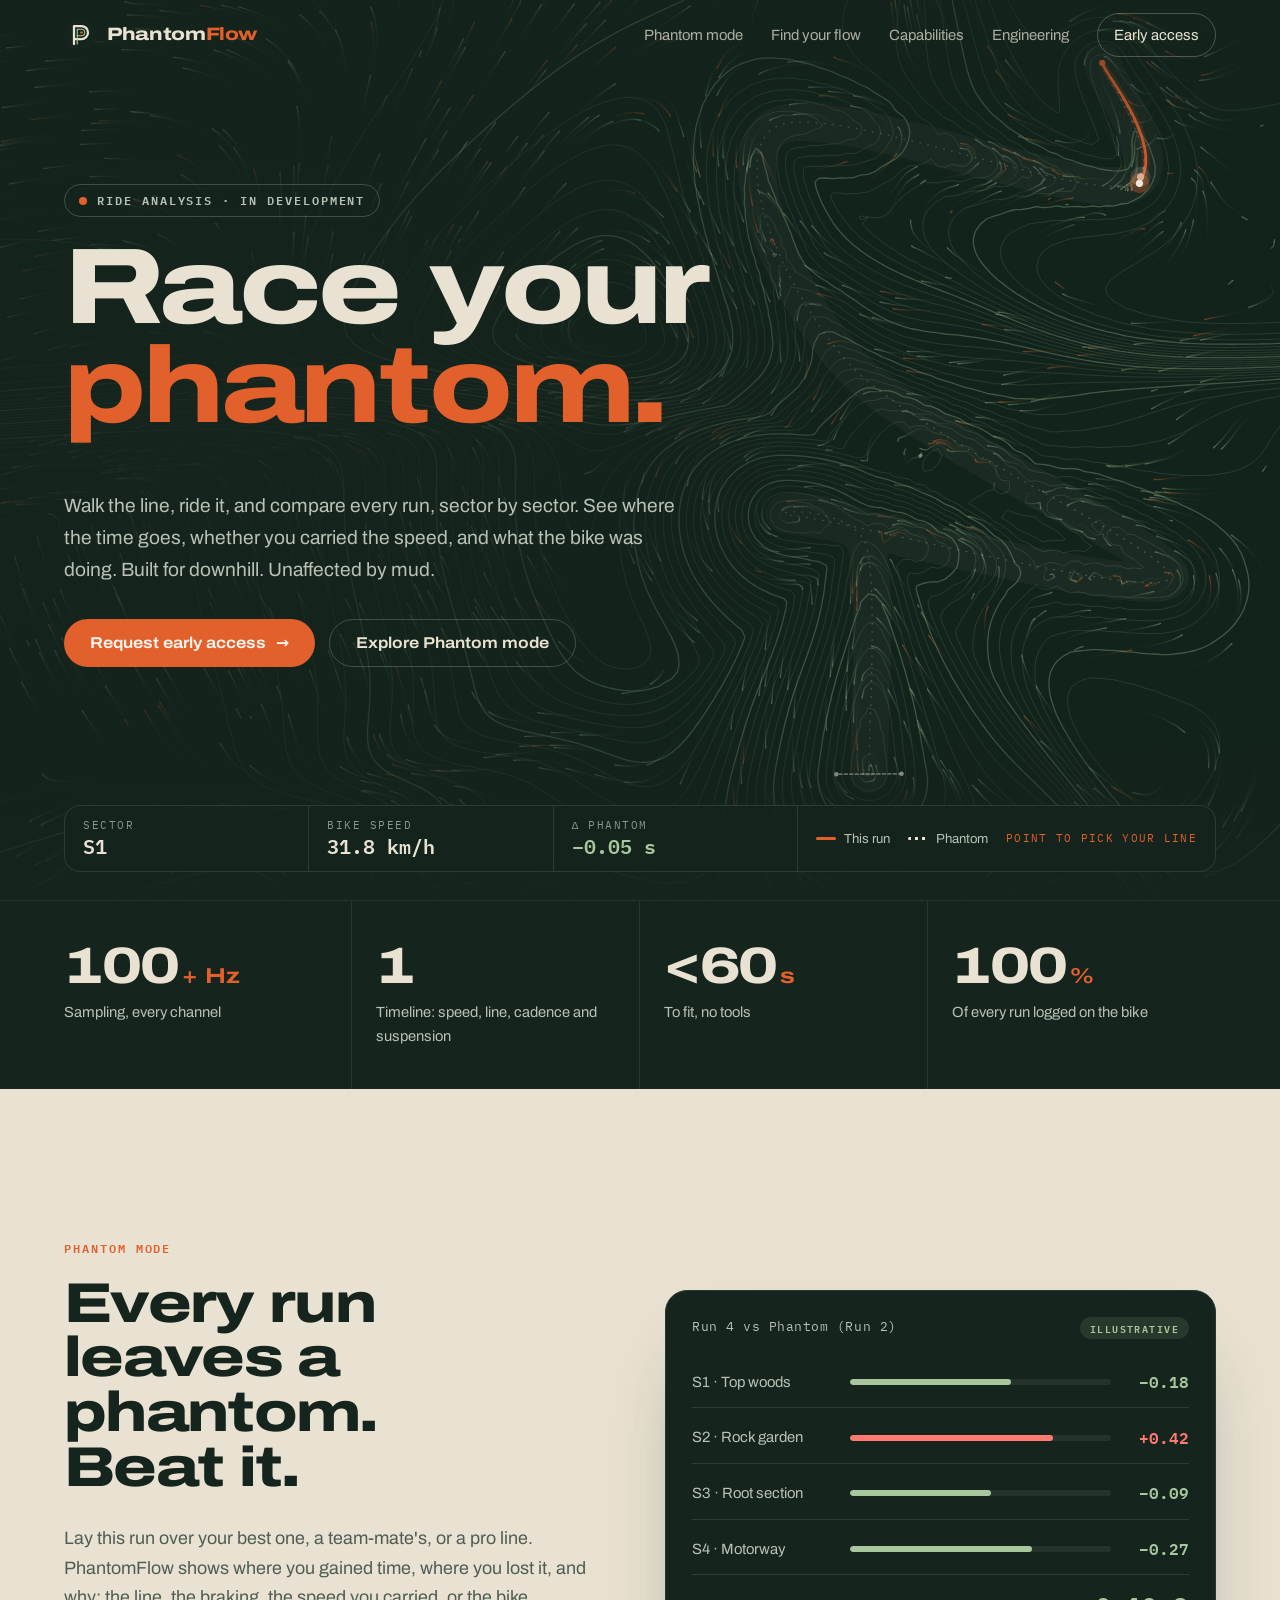
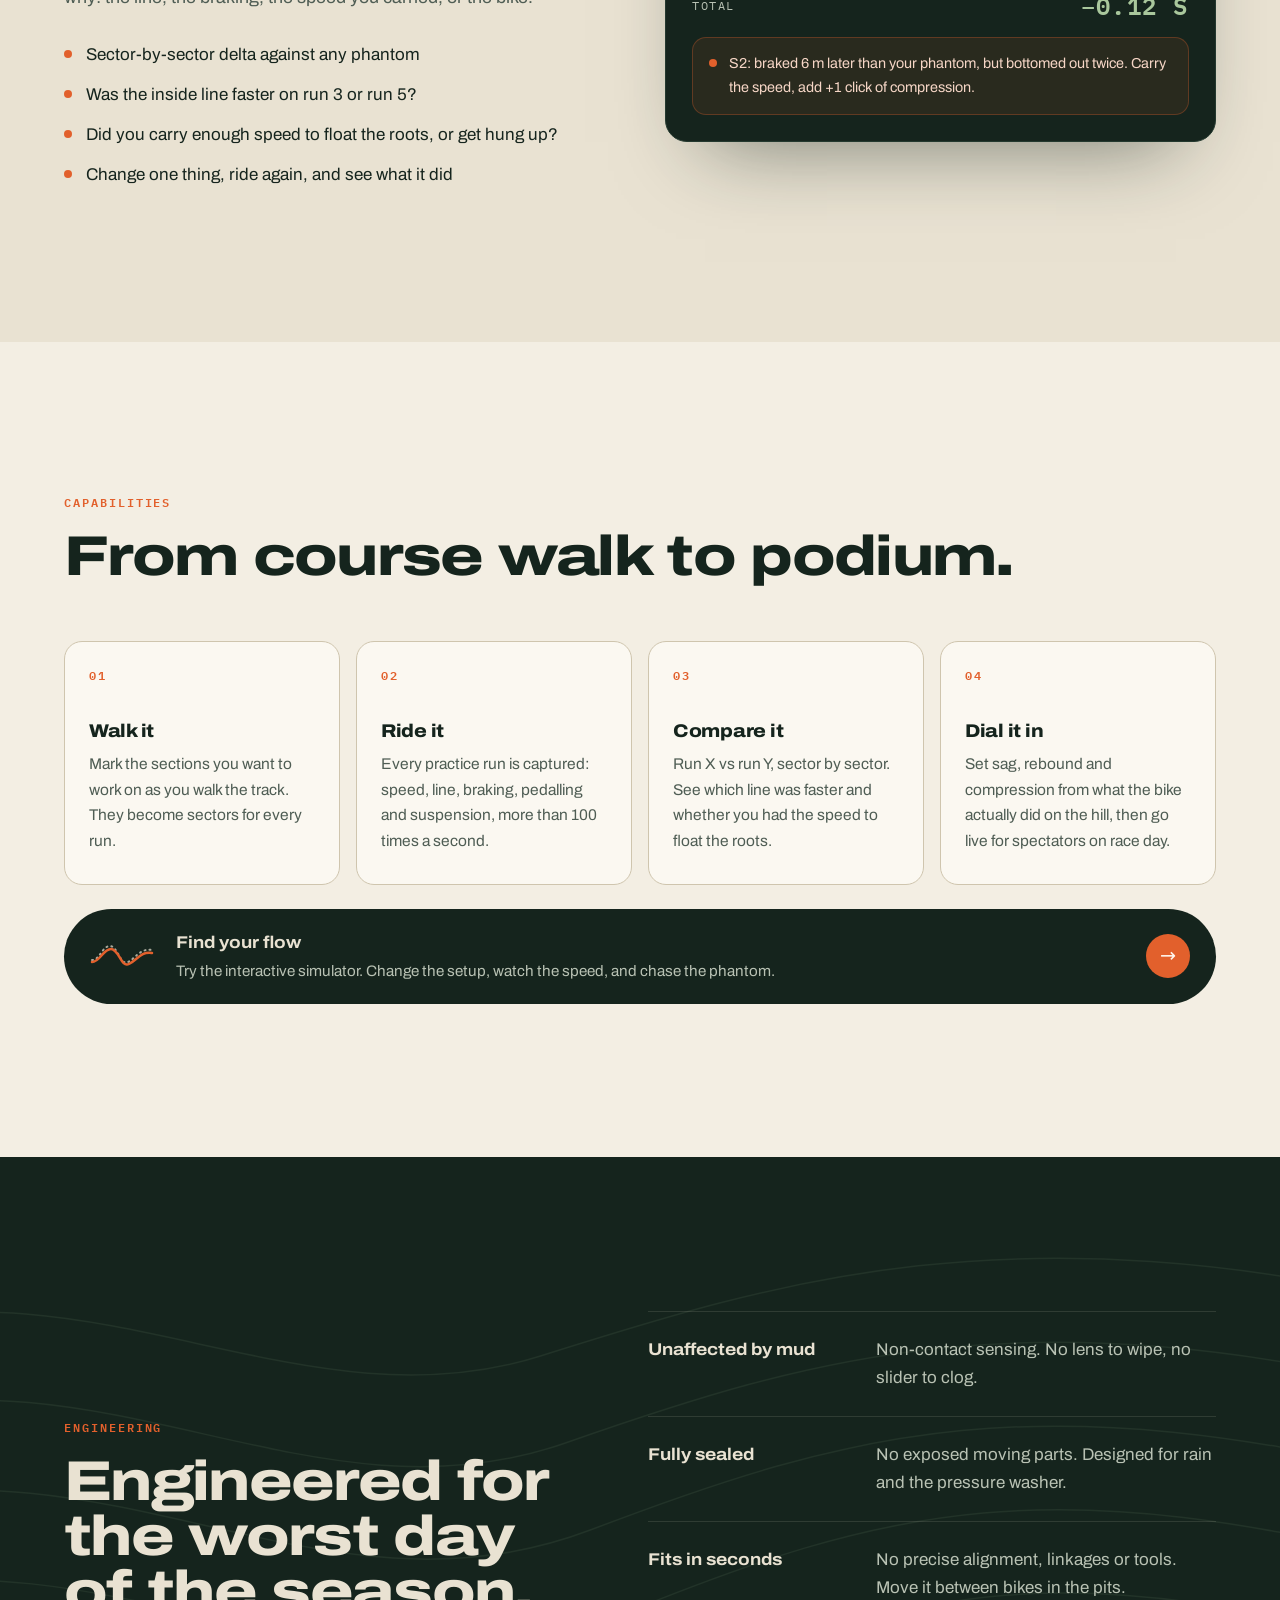
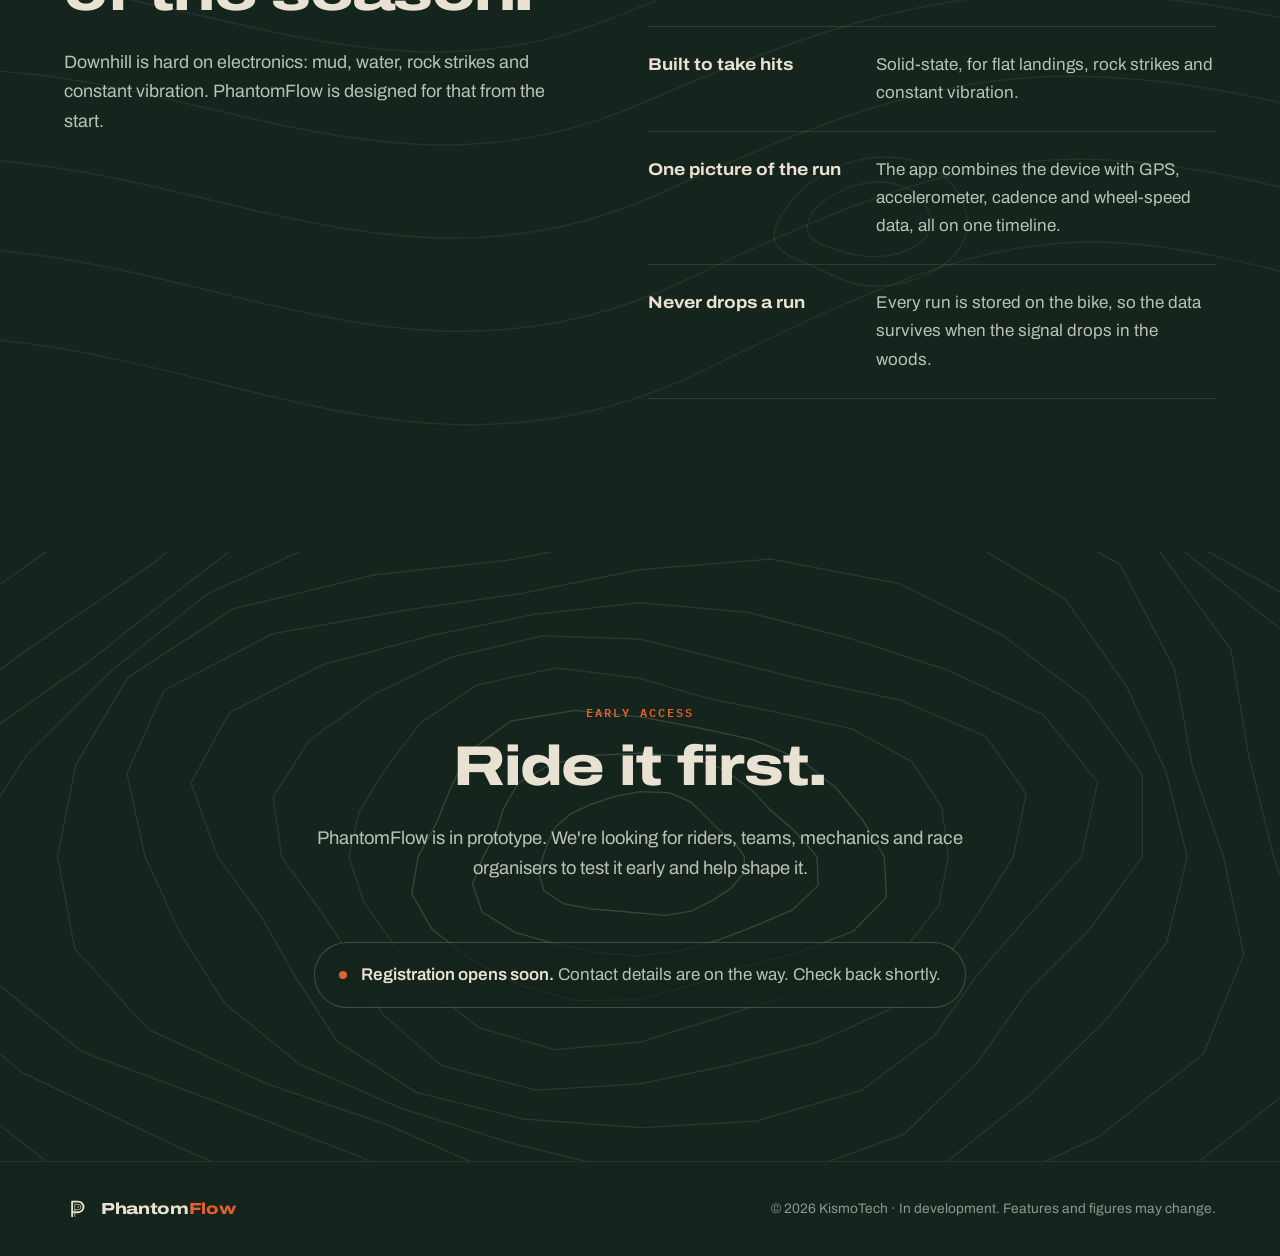
<file: site/index.html>
<!doctype html>
<html lang="en-GB">
<head>
  <meta charset="utf-8">
  <meta name="viewport" content="width=device-width, initial-scale=1">
  <title>PhantomFlow · Race your phantom</title>
  <meta name="description" data-claim="C-001 C-003 C-008" content="PhantomFlow is next-generation ride analysis for downhill mountain biking. Compare every run sector by sector: speed, line, braking and suspension. Built for the mud. In development by KismoTech.">
  <meta name="theme-color" content="#15241D">
  <meta property="og:title" content="PhantomFlow · Race your phantom">
  <meta property="og:description" content="Next-generation ride analysis for downhill mountain biking. Race your phantom.">
  <meta property="og:type" content="website">
  <link rel="icon" href="favicon.svg" type="image/svg+xml">
  <link rel="preload" href="fonts/archivo-var-latin.woff2" as="font" type="font/woff2" crossorigin>
  <link rel="preload" href="fonts/ibm-plex-mono-400-latin.woff2" as="font" type="font/woff2" crossorigin>
  <link rel="stylesheet" href="styles.css">
  <script type="module" src="js/page.js"></script>
  <script type="module" src="js/hero/scene.js"></script>
</head>
<body>
  <a class="skip" href="#main">Skip to content</a>

  <header class="site-header" data-header>
    <div class="wrap header-row">
      <a class="brand" href="./" aria-label="PhantomFlow home">
        <svg class="brand-mark" viewBox="0 0 64 64" aria-hidden="true"><use href="#mark"/></svg>
        <span>Phantom<b>Flow</b></span>
      </a>
      <nav aria-label="Primary">
        <a href="#phantom">Phantom mode</a>
        <a href="flow.html">Find your flow</a>
        <a href="#capabilities">Capabilities</a>
        <a href="#built">Engineering</a>
        <a href="#access" class="nav-cta">Early access</a>
      </nav>
    </div>
  </header>

  <main id="main">
    <!-- HERO -->
    <section class="hero dark" data-hero aria-labelledby="hero-title">
      <canvas class="hero-layer" data-flow aria-hidden="true"></canvas>
      <canvas class="hero-layer" data-terrain aria-hidden="true"></canvas>
      <canvas class="hero-layer" data-run aria-hidden="true"></canvas>
      <div class="hero-vignette" aria-hidden="true"></div>

      <div class="wrap hero-inner">
        <p class="kicker reveal" data-claim="C-001"><span class="pulse" aria-hidden="true"></span> Ride analysis · In development</p>
        <h1 id="hero-title" class="reveal" data-claim="C-002">Race your<br><span class="gradient">phantom.</span></h1>
        <p class="lede reveal" data-claim="C-003 C-008">Walk the line, ride it, and compare every run, sector by sector. See where
          the time goes, whether you carried the speed, and what the bike was doing. Built for downhill.
          Unaffected by mud.</p>
        <p class="hero-actions reveal">
          <a class="btn btn-primary" href="#access">Request early access <span aria-hidden="true">→</span></a>
          <a class="btn btn-quiet" href="#phantom">Explore Phantom mode</a>
        </p>
      </div>

      <div class="hud" aria-hidden="true">
        <div class="hud-cell"><span class="hud-label">Sector</span><span class="hud-val" data-hud="sector">—</span></div>
        <div class="hud-cell"><span class="hud-label">Bike speed</span><span class="hud-val" data-hud="speed">—</span></div>
        <div class="hud-cell"><span class="hud-label">Δ Phantom</span><span class="hud-val delta" data-hud="delta">—</span></div>
        <div class="hud-cell hud-legend">
          <span><i class="sw sw-live"></i>This run</span>
          <span><i class="sw sw-phantom"></i>Phantom</span>
          <span class="hud-hint">Point to pick your line</span>
        </div>
      </div>
    </section>

    <!-- SPEC STRIP -->
    <section class="specs" aria-label="Key figures">
      <div class="wrap spec-grid">
        <div class="spec reveal" data-claim="C-004"><span class="spec-num">100<small>+ Hz</small></span><span class="spec-label">Sampling, every channel</span></div>
        <div class="spec reveal" data-claim="C-005"><span class="spec-num">1</span><span class="spec-label">Timeline: speed, line, cadence and suspension</span></div>
        <div class="spec reveal" data-claim="C-006"><span class="spec-num">&lt;60<small>s</small></span><span class="spec-label">To fit, no tools</span></div>
        <div class="spec reveal" data-claim="C-007"><span class="spec-num">100<small>%</small></span><span class="spec-label">Of every run logged on the bike</span></div>
      </div>
    </section>

    <!-- PHANTOM MODE -->
    <section id="phantom" class="section" aria-labelledby="phantom-title">
      <div class="wrap split">
        <div class="split-copy" data-claim="C-002 C-003 C-015">
          <p class="eyebrow reveal">Phantom mode</p>
          <h2 id="phantom-title" class="reveal">Every run leaves a phantom.<br>Beat it.</h2>
          <p class="reveal">Lay this run over your best one, a team-mate's, or a pro line.
            PhantomFlow shows where you gained time, where you lost it, and why: the line, the
            braking, the speed you carried, or the bike.</p>
          <ul class="bullets reveal">
            <li>Sector-by-sector delta against any phantom</li>
            <li>Was the inside line faster on run 3 or run 5?</li>
            <li>Did you carry enough speed to float the roots, or get hung up?</li>
            <li>Change one thing, ride again, and see what it did</li>
          </ul>
        </div>

        <figure class="panel sectors reveal" aria-label="Illustrative sector comparison">
          <figcaption class="panel-head">
            <span>Run 4 vs Phantom (Run 2)</span><span class="tag">Illustrative</span>
          </figcaption>
          <ol class="sector-list">
            <li><span>S1 · Top woods</span><span class="bar"><i style="--w:62%"></i></span><b class="gain">−0.18</b></li>
            <li><span>S2 · Rock garden</span><span class="bar"><i style="--w:78%" class="loss"></i></span><b class="loss">+0.42</b></li>
            <li><span>S3 · Root section</span><span class="bar"><i style="--w:54%"></i></span><b class="gain">−0.09</b></li>
            <li><span>S4 · Motorway</span><span class="bar"><i style="--w:70%"></i></span><b class="gain">−0.27</b></li>
          </ol>
          <div class="panel-foot">
            <span>Total</span><b class="gain">−0.12 s</b>
          </div>
          <p class="insight"><span class="insight-dot" aria-hidden="true"></span>S2: braked 6 m later than your phantom, but bottomed out twice. Carry the speed, add +1 click of compression.</p>
        </figure>
      </div>
    </section>

    <!-- CAPABILITIES -->
    <section id="capabilities" class="section section-tint" aria-labelledby="cap-title">
      <div class="wrap">
        <p class="eyebrow reveal">Capabilities</p>
        <h2 id="cap-title" class="reveal">From course walk to podium.</h2>
        <div class="cards">
          <article class="card reveal" data-claim="C-013">
            <span class="card-idx">01</span>
            <h3>Walk it</h3>
            <p>Mark the sections you want to work on as you walk the track. They become sectors for every run.</p>
          </article>
          <article class="card reveal" data-claim="C-014">
            <span class="card-idx">02</span>
            <h3>Ride it</h3>
            <p>Every practice run is captured: speed, line, braking, pedalling and suspension, more than 100 times a second.</p>
          </article>
          <article class="card reveal" data-claim="C-003 C-015">
            <span class="card-idx">03</span>
            <h3>Compare it</h3>
            <p>Run X vs run Y, sector by sector. See which line was faster and whether you had the speed to float the roots.</p>
          </article>
          <article class="card reveal" data-claim="C-016">
            <span class="card-idx">04</span>
            <h3>Dial it in</h3>
            <p>Set sag, rebound and compression from what the bike actually did on the hill, then go live for spectators on race day.</p>
          </article>
        </div>

        <a class="flow-teaser reveal" href="flow.html">
          <span class="flow-teaser-mark" aria-hidden="true">
            <svg viewBox="0 0 64 32"><path d="M2 20 C 10 20, 12 6, 20 6 S 30 26, 38 22 S 50 8, 62 10" fill="none" stroke="#E9E2D2" stroke-opacity=".7" stroke-width="2" stroke-dasharray="1 4" stroke-linecap="round"/><path d="M2 22 C 10 22, 13 9, 21 9 S 31 28, 39 24 S 51 11, 62 13" fill="none" stroke="#E2602C" stroke-width="2.5" stroke-linecap="round"/></svg>
          </span>
          <span class="flow-teaser-copy">
            <strong>Find your flow</strong>
            <span>Try the interactive simulator. Change the setup, watch the speed, and chase the phantom.</span>
          </span>
          <span class="flow-teaser-go" aria-hidden="true">→</span>
        </a>
      </div>
    </section>

    <!-- ENGINEERING -->
    <section id="built" class="section dark" aria-labelledby="built-title">
      <svg class="contours" viewBox="0 0 1200 800" preserveAspectRatio="xMidYMid slice" aria-hidden="true">
        <path d="M-40 140 C 160 80, 330 220, 520 160 S 900 40, 1240 120"/>
        <path d="M-40 210 C 170 150, 340 300, 540 230 S 910 110, 1240 190"/>
        <path d="M-40 280 C 180 225, 350 380, 560 300 S 920 180, 1240 260"/>
        <path d="M-40 350 C 190 300, 360 460, 580 370 S 930 250, 1240 330"/>
        <path d="M-40 420 C 200 375, 370 540, 600 440 S 940 320, 1240 400"/>
        <path d="M-40 490 C 210 450, 380 620, 620 510 S 950 390, 1240 470"/>
        <path d="M-40 560 C 220 525, 390 700, 640 580 S 960 460, 1240 540"/>
        <path d="M-40 630 C 230 600, 400 780, 660 650 S 970 530, 1240 610"/>
        <path d="M720 520 C 760 470, 840 470, 860 520 S 800 600, 760 580 S 690 560, 720 520"/>
        <path d="M740 525 C 770 495, 820 495, 832 526 S 795 568, 768 560 S 725 548, 740 525"/>
      </svg>
      <div class="wrap two-col">
        <div>
          <p class="eyebrow reveal">Engineering</p>
          <h2 id="built-title" class="reveal">Engineered for the worst day of the season.</h2>
          <p class="muted reveal">Downhill is hard on electronics: mud, water, rock strikes and constant vibration.
            PhantomFlow is designed for that from the start.</p>
        </div>
        <ul class="ticks">
          <li class="reveal" data-claim="C-008"><strong>Unaffected by mud</strong><span>Non-contact sensing. No lens to wipe, no slider to clog.</span></li>
          <li class="reveal" data-claim="C-009"><strong>Fully sealed</strong><span>No exposed moving parts. Designed for rain and the pressure washer.</span></li>
          <li class="reveal" data-claim="C-010"><strong>Fits in seconds</strong><span>No precise alignment, linkages or tools. Move it between bikes in the pits.</span></li>
          <li class="reveal" data-claim="C-011"><strong>Built to take hits</strong><span>Solid-state, for flat landings, rock strikes and constant vibration.</span></li>
          <li class="reveal" data-claim="C-005 C-012"><strong>One picture of the run</strong><span>The app combines the device with GPS, accelerometer, cadence and wheel-speed data, all on one timeline.</span></li>
          <li class="reveal" data-claim="C-007"><strong>Never drops a run</strong><span>Every run is stored on the bike, so the data survives when the signal drops in the woods.</span></li>
        </ul>
      </div>
    </section>

    <!-- ACCESS -->
    <section id="access" class="section access dark" aria-labelledby="access-title">
      <svg class="contours summit" viewBox="0 0 1200 800" preserveAspectRatio="xMidYMid slice" aria-hidden="true">
        <path d="M698 400 L697 416 L685 430 L668 441 L648 451 L624 455 L600 453 L578 451 L554 449 L528 444 L510 432 L505 415 L509 400 L514 386 L521 372 L535 360 L554 351 L575 344 L600 339 L627 340 L648 349 L662 363 L673 374 L688 386 L698 400Z"/>
        <path d="M766 400 L767 427 L743 450 L708 465 L674 478 L639 488 L600 493 L560 490 L522 482 L483 471 L452 452 L443 426 L453 400 L465 378 L472 355 L486 331 L517 313 L558 305 L600 303 L642 306 L678 318 L704 337 L723 357 L745 376 L766 400Z"/>
        <path d="M829 400 L831 438 L800 470 L748 490 L698 503 L653 519 L600 534 L540 535 L486 520 L441 496 L405 468 L386 435 L392 400 L409 369 L422 337 L439 302 L479 273 L539 263 L600 269 L654 279 L705 290 L751 309 L784 336 L809 366 L829 400Z"/>
        <path d="M889 400 L880 446 L848 487 L792 516 L727 534 L667 553 L600 574 L520 581 L448 560 L400 521 L368 481 L341 442 L327 400 L337 357 L362 317 L394 275 L447 239 L522 223 L600 233 L665 252 L729 265 L798 280 L855 311 L883 354 L889 400Z"/>
        <path d="M950 400 L918 452 L884 500 L835 543 L766 574 L686 595 L600 613 L503 619 L414 596 L358 547 L330 495 L299 449 L264 400 L256 344 L290 291 L350 248 L423 213 L509 193 L600 196 L681 216 L757 235 L843 253 L924 287 L962 341 L950 400Z"/>
        <path d="M1014 400 L961 459 L916 511 L876 568 L808 619 L709 648 L600 654 L491 646 L390 621 L316 573 L277 513 L246 458 L204 400 L179 331 L215 265 L303 220 L403 193 L500 173 L600 162 L701 171 L795 195 L888 225 L978 267 L1029 330 L1014 400Z"/>
        <path d="M1071 400 L1021 469 L963 527 L917 592 L848 660 L733 702 L600 698 L481 669 L376 636 L280 594 L210 537 L168 470 L136 400 L119 322 L154 244 L256 191 L380 169 L491 153 L600 131 L723 121 L843 144 L941 193 L1019 253 L1071 323 L1071 400Z"/>
        <path d="M1113 400 L1094 480 L1037 553 L966 623 L879 693 L751 743 L600 741 L469 698 L362 651 L250 613 L139 562 L70 486 L54 400 L71 314 L120 232 L218 168 L350 136 L477 122 L600 98 L743 77 L891 94 L998 158 L1056 240 L1093 320 L1113 400Z"/>
        <path d="M1147 400 L1166 492 L1128 585 L1031 662 L905 721 L761 764 L600 771 L453 734 L334 680 L214 634 L77 583 L-24 502 L-36 400 L24 306 L104 226 L194 154 L314 99 L455 70 L600 53 L759 40 L926 58 L1050 126 L1101 224 L1118 316 L1147 400Z"/>
        <path d="M1194 400 L1231 503 L1214 615 L1101 704 L934 751 L765 774 L600 786 L436 772 L290 726 L158 668 L22 603 L-91 512 L-113 400 L-31 297 L82 218 L177 143 L280 64 L427 7 L600 -8 L774 5 L943 39 L1082 107 L1154 206 L1171 307 L1194 400Z"/>
        <path d="M1277 400 L1294 513 L1273 636 L1157 738 L965 785 L772 790 L600 796 L421 805 L237 782 L81 715 L-37 623 L-125 518 L-154 400 L-88 288 L33 201 L145 124 L250 32 L402 -50 L600 -73 L792 -34 L952 30 L1093 100 L1203 189 L1257 293 L1277 400Z"/>
        <path d="M1395 400 L1369 525 L1305 647 L1183 754 L994 814 L787 823 L600 822 L407 837 L189 832 L0 764 L-105 647 L-146 521 L-161 400 L-133 281 L-42 175 L83 86 L216 -4 L384 -89 L600 -123 L810 -75 L967 14 L1100 96 L1242 175 L1356 277 L1395 400Z"/>
      </svg>
      <div class="wrap access-inner reveal" data-claim="C-018">
        <p class="eyebrow">Early access</p>
        <h2 id="access-title">Ride it first.</h2>
        <p class="muted">PhantomFlow is in prototype. We're looking for riders, teams, mechanics and race
          organisers to test it early and help shape it.</p>
        <div class="contact-slot" role="status">
          <!-- CONTACT: replace this block once the domain and mailbox / form are live. -->
          <span class="pulse" aria-hidden="true"></span>
          <span><strong>Registration opens soon.</strong> Contact details are on the way. Check back shortly.</span>
        </div>
      </div>
    </section>
  </main>

  <footer class="site-footer">
    <div class="wrap footer-row">
      <a class="brand brand-sm" href="./"><svg class="brand-mark" viewBox="0 0 64 64" aria-hidden="true"><use href="#mark"/></svg><span>Phantom<b>Flow</b></span></a>
      <span>© 2026 KismoTech · In development. Features and figures may change.</span>
    </div>
  </footer>


  <svg width="0" height="0" style="position:absolute" aria-hidden="true">
    <symbol id="mark" viewBox="0 0 64 64">
      <circle cx="32" cy="32" r="32" fill="#15241D"/>
      <g fill="none" stroke-linecap="round" stroke-linejoin="round">
        <path d="M20 50V14h15a13 13 0 0 1 0 26H20" stroke="#E9E2D2" stroke-width="4.5"/>
        <path d="M26.5 50V20.5H35a6.5 6.5 0 0 1 0 13h-8.5" stroke="#A9C79C" stroke-width="2.2"/>
      </g>
      <circle cx="35" cy="27" r="2.6" fill="#E2602C"/>
    </symbol>
  </svg>
</body>
</html>
</file>
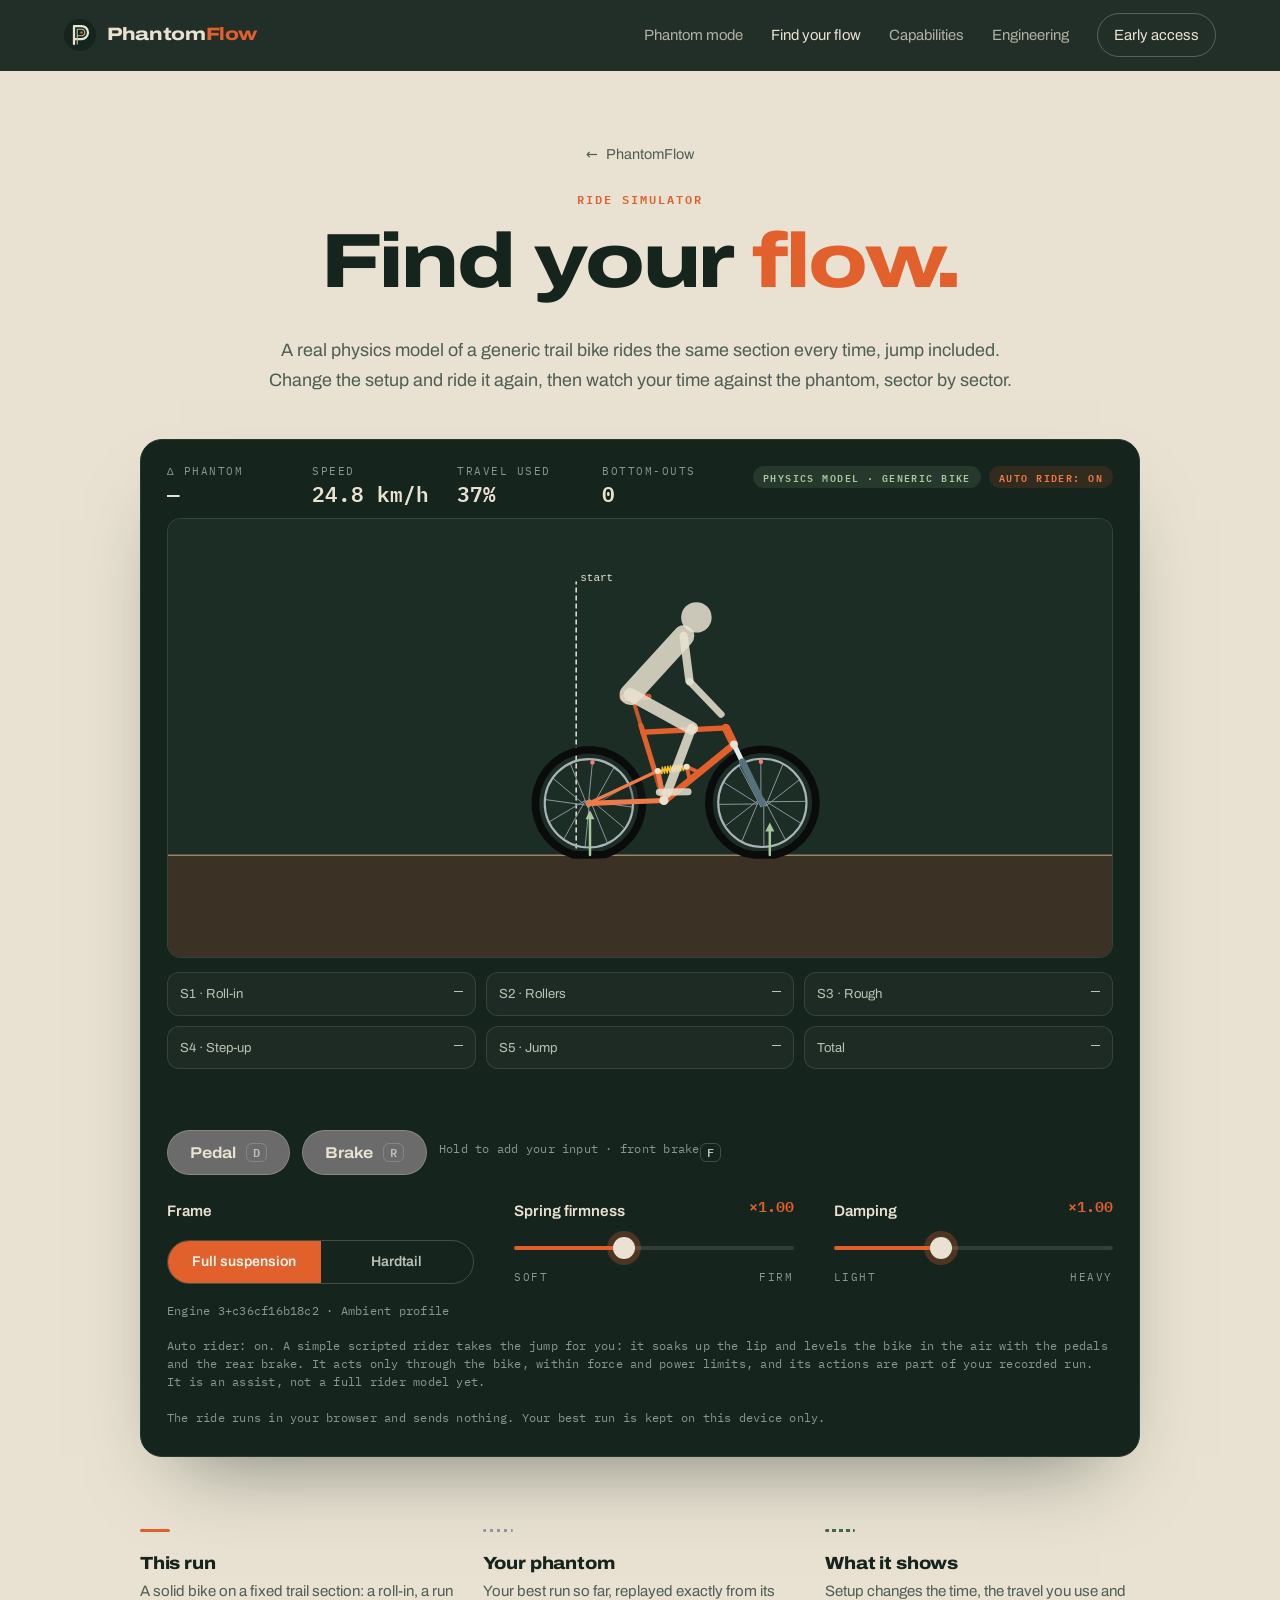
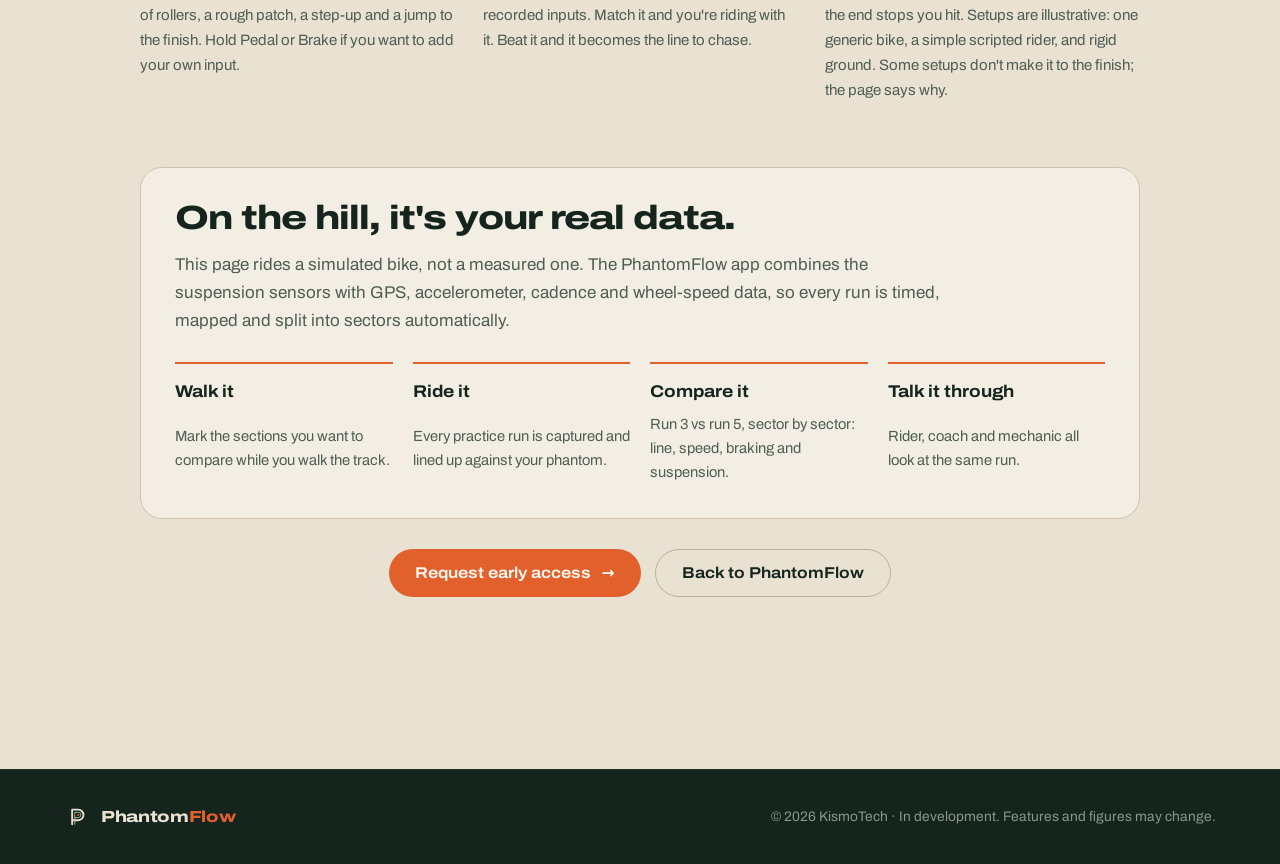
<file: site/flow.html>
<!doctype html>
<html lang="en-GB">
<head>
  <meta charset="utf-8">
  <meta name="viewport" content="width=device-width, initial-scale=1">
  <title>Find your flow · PhantomFlow</title>
  <meta name="description" content="Ride a real physics model of a trail bike in your browser. Change the suspension setup, ride the same section again and chase your phantom, sector by sector.">
  <meta name="theme-color" content="#15241D">
  <link rel="icon" href="favicon.svg" type="image/svg+xml">
  <link rel="preload" href="fonts/archivo-var-latin.woff2" as="font" type="font/woff2" crossorigin>
  <link rel="preload" href="fonts/ibm-plex-mono-400-latin.woff2" as="font" type="font/woff2" crossorigin>
  <link rel="stylesheet" href="styles.css">
  <script type="module" src="js/page.js"></script>
  <script type="module" src="js/flow-ride.js"></script>
</head>
<body class="page-flow">
  <a class="skip" href="#main">Skip to content</a>

  <header class="site-header is-scrolled" data-header>
    <div class="wrap header-row">
      <a class="brand" href="./" aria-label="PhantomFlow home">
        <svg class="brand-mark" viewBox="0 0 64 64" aria-hidden="true"><use href="#mark"/></svg>
        <span>Phantom<b>Flow</b></span>
      </a>
      <nav aria-label="Primary">
        <a href="./#phantom">Phantom mode</a>
        <a href="flow.html" aria-current="page">Find your flow</a>
        <a href="./#capabilities">Capabilities</a>
        <a href="./#built">Engineering</a>
        <a href="./#access" class="nav-cta">Early access</a>
      </nav>
    </div>
  </header>

  <main id="main">
    <section class="section section-flow flow-page" aria-labelledby="flow-title">
      <div class="wrap">
        <div class="flow-head">
          <a class="back reveal" href="./"><span aria-hidden="true">←</span> PhantomFlow</a>
          <p class="eyebrow reveal">Ride simulator</p>
          <h1 id="flow-title" class="reveal">Find your <span class="gradient">flow.</span></h1>
          <p class="muted reveal">A real physics model of a generic trail bike rides the same section every time, jump
            included. Change the setup and ride it again, then watch your time against the phantom, sector by sector.</p>
        </div>

        <div class="panel tuner ride reveal" id="tuner" data-ride data-claim="C-019">
          <div class="tuner-top">
            <div class="readouts">
              <div><span class="hud-label">Δ Phantom</span><b data-out="delta">—</b></div>
              <div><span class="hud-label">Speed</span><b data-out="speed">—</b></div>
              <div><span class="hud-label">Travel used</span><b data-out="travel">—</b></div>
              <div><span class="hud-label">Bottom-outs</span><b data-out="bottoms">—</b></div>
            </div>
            <span class="ride-tags">
              <span class="tag">Physics model · generic bike</span>
              <span class="tag tag-rider" data-out="rider" data-claim="C-022">Auto rider: on</span>
            </span>
          </div>

          <div class="ride-stage">
            <canvas class="tuner-canvas ride-canvas" data-ride-canvas role="img"
              aria-label="Side view of the simulated bike rolling over a trail section, with the phantom drawn faintly beside it"></canvas>
            <div class="ride-card" data-card role="status" aria-live="polite">
              <div><strong data-card-title>Loading the physics engine…</strong><p data-card-text>About 440 KB, once.</p></div>
              <button class="btn btn-primary" type="button" data-restart hidden>Ride again</button>
            </div>
          </div>

          <ol class="splits" data-splits aria-label="Sector times against the phantom"></ol>
          <p class="tuner-verdict" data-out="verdict" aria-live="polite">&nbsp;</p>

          <div class="ride-actions" role="group" aria-label="Rider controls">
            <button class="btn btn-quiet hold" type="button" data-hold="drive">Pedal <kbd>D</kbd></button>
            <button class="btn btn-quiet hold" type="button" data-hold="rearBrake">Brake <kbd>R</kbd></button>
            <span class="control-hint ride-hint">Hold to add your input · front brake <kbd>F</kbd></span>
          </div>

          <div class="controls">
            <div class="control" role="group" aria-labelledby="frame-label">
              <span class="control-row"><span id="frame-label">Frame</span></span>
              <div class="seg">
                <button type="button" class="seg-btn is-on" data-frame="0" aria-pressed="true">Full suspension</button>
                <button type="button" class="seg-btn" data-frame="1" aria-pressed="false">Hardtail</button>
              </div>
            </div>
            <label class="control">
              <span class="control-row"><span>Spring firmness</span><output data-val="firm">×1.00</output></span>
              <input type="range" min="0.5" max="1.8" step="0.05" value="1" data-in="firm" aria-describedby="firm-hint">
              <span id="firm-hint" class="control-hint"><span>Soft</span><span>Firm</span></span>
            </label>
            <label class="control">
              <span class="control-row"><span>Damping</span><output data-val="damp">×1.00</output></span>
              <input type="range" min="0.4" max="2" step="0.05" value="1" data-in="damp" aria-describedby="damp-hint">
              <span id="damp-hint" class="control-hint"><span>Light</span><span>Heavy</span></span>
            </label>
          </div>

          <p class="ride-note" data-out="status"></p>
          <p class="ride-note" data-claim="C-022">Auto rider: on. A simple scripted rider takes the jump for you: it soaks up the lip and
            levels the bike in the air with the pedals and the rear brake. It acts only through the bike, within force and power
            limits, and its actions are part of your recorded run. It is an assist, not a full rider model yet.</p>
          <p class="ride-note" data-claim="C-021">The ride runs in your browser and sends nothing. Your best run is kept on this device only.</p>
          <p class="ride-note ride-fallback" data-fallback hidden></p>
          <noscript><p class="ride-note">The ride needs JavaScript, WebAssembly and web workers.</p></noscript>
        </div>

        <div class="howto" id="howto">
          <div class="howto-item reveal" data-claim="C-019">
            <span class="sw sw-live" aria-hidden="true"></span>
            <h2>This run</h2>
            <p>A solid bike on a fixed trail section: a roll-in, a run of rollers, a rough patch, a step-up and a jump to the finish. Hold Pedal or Brake if you want to add your own input.</p>
          </div>
          <div class="howto-item reveal" data-claim="C-020">
            <span class="sw sw-phantom" aria-hidden="true"></span>
            <h2>Your phantom</h2>
            <p>Your best run so far, replayed exactly from its recorded inputs. Match it and you're riding with it. Beat it and it becomes the line to chase.</p>
          </div>
          <div class="howto-item reveal" data-claim="C-019">
            <span class="sw sw-float" aria-hidden="true"></span>
            <h2>What it shows</h2>
            <p>Setup changes the time, the travel you use and the end stops you hit. Setups are illustrative: one generic bike, a simple scripted rider, and rigid ground. Some setups don't make it to the finish; the page says why.</p>
          </div>
        </div>

        <section class="fusion reveal" aria-labelledby="fusion-title" data-claim="C-001 C-012">
          <h2 id="fusion-title">On the hill, it's your real data.</h2>
          <p>This page rides a simulated bike, not a measured one. The PhantomFlow app combines the suspension sensors with GPS,
            accelerometer, cadence and wheel-speed data, so every run is timed, mapped and split
            into sectors automatically.</p>
          <ul class="fusion-list">
            <li data-claim="C-013"><strong>Walk it</strong><span>Mark the sections you want to compare while you walk the track.</span></li>
            <li data-claim="C-014"><strong>Ride it</strong><span>Every practice run is captured and lined up against your phantom.</span></li>
            <li data-claim="C-003"><strong>Compare it</strong><span>Run 3 vs run 5, sector by sector: line, speed, braking and suspension.</span></li>
            <li data-claim="C-017"><strong>Talk it through</strong><span>Rider, coach and mechanic all look at the same run.</span></li>
          </ul>
        </section>

        <p class="flow-cta reveal">
          <a class="btn btn-primary" href="./#access">Request early access <span aria-hidden="true">→</span></a>
          <a class="btn btn-quiet" href="./">Back to PhantomFlow</a>
        </p>
      </div>
    </section>
  </main>

  <footer class="site-footer">
    <div class="wrap footer-row">
      <a class="brand brand-sm" href="./"><svg class="brand-mark" viewBox="0 0 64 64" aria-hidden="true"><use href="#mark"/></svg><span>Phantom<b>Flow</b></span></a>
      <span>© 2026 KismoTech · In development. Features and figures may change.</span>
    </div>
  </footer>


  <svg width="0" height="0" style="position:absolute" aria-hidden="true">
    <symbol id="mark" viewBox="0 0 64 64">
      <circle cx="32" cy="32" r="32" fill="#15241D"/>
      <g fill="none" stroke-linecap="round" stroke-linejoin="round">
        <path d="M20 50V14h15a13 13 0 0 1 0 26H20" stroke="#E9E2D2" stroke-width="4.5"/>
        <path d="M26.5 50V20.5H35a6.5 6.5 0 0 1 0 13h-8.5" stroke="#A9C79C" stroke-width="2.2"/>
      </g>
      <circle cx="35" cy="27" r="2.6" fill="#E2602C"/>
    </symbol>
  </svg>
</body>
</html>
</file>
<file: site/styles.css>
/* PhantomFlow · Contour brand (see design repo docs/brand/README.md) */

@font-face {
  font-family: "Archivo";
  src: url("fonts/archivo-var-latin.woff2") format("woff2");
  font-weight: 100 900; font-stretch: 62% 125%; font-display: swap;
}
@font-face {
  font-family: "IBM Plex Mono";
  src: url("fonts/ibm-plex-mono-400-latin.woff2") format("woff2");
  font-weight: 400; font-display: swap;
}
@font-face {
  font-family: "IBM Plex Mono";
  src: url("fonts/ibm-plex-mono-600-latin.woff2") format("woff2");
  font-weight: 600; font-display: swap;
}

:root {
  /* brand palette */
  --forest: #15241D; --forest-2: #1D3027; --forest-3: #24392F;
  --sand: #E9E2D2; --sand-2: #F3EEE3; --sand-line: #CFC5AE;
  --oxide: #E2602C; --oxide-2: #EE7A48; --oxide-ink: #FFF6EE;
  --moss: #A9C79C; --moss-ink: #3E6B48; --slate: #8E9BA6;

  /* theme (light / sand) */
  --bg: var(--sand); --bg-2: var(--sand-2);
  --surface: var(--sand-2); --surface-2: #FBF8F1;
  --text: var(--forest); --muted: #4F5D54; --dim: #75807A;
  --hair: var(--sand-line); --hair-2: #BDB298;
  --gain: var(--moss-ink); --loss: #C93C3C; --phantom: var(--slate);
  --contour: rgba(21, 36, 29, 0.10);

  --radius: 18px;
  --wrap: 1200px;
  --display: "Archivo", "Segoe UI", system-ui, sans-serif;
  --font: "Archivo", "Segoe UI", system-ui, -apple-system, sans-serif;
  --mono: "IBM Plex Mono", ui-monospace, Menlo, Consolas, monospace;
  --ease: cubic-bezier(.2, .7, .1, 1);
  color-scheme: light;
}

.dark, .panel {
  --bg: var(--forest); --bg-2: var(--forest-2);
  --surface: rgba(233, 226, 210, 0.04); --surface-2: rgba(233, 226, 210, 0.07);
  --text: var(--sand); --muted: #B9C2B4; --dim: #8A978E;
  --hair: rgba(233, 226, 210, 0.12); --hair-2: rgba(233, 226, 210, 0.22);
  --gain: var(--moss); --loss: #FF7A70; --phantom: var(--sand);
  --contour: rgba(169, 199, 156, 0.09);
  color-scheme: dark;
}
.dark { background: var(--bg); color: var(--text); }

*, *::before, *::after { box-sizing: border-box; }
html { scroll-behavior: smooth; background: var(--forest); }
@media (prefers-reduced-motion: reduce) { html { scroll-behavior: auto; } }

body {
  margin: 0; background: var(--bg); color: var(--text);
  font: 400 17px/1.65 var(--font); font-stretch: 100%;
  -webkit-font-smoothing: antialiased; text-rendering: optimizeLegibility; overflow-x: hidden;
}

.wrap { max-width: var(--wrap); margin: 0 auto; padding: 0 24px; }
@media (max-width: 480px) { .wrap { padding: 0 16px; } }

a { color: inherit; }
h1, h2, h3 { margin: 0 0 .5em; font-family: var(--display); font-weight: 800; font-stretch: 125%; letter-spacing: -0.03em; line-height: .98; }
h1 { font-size: clamp(2.9rem, 8.4vw, 7rem); line-height: .92; }
h2 { font-size: clamp(2rem, 4.4vw, 3.5rem); }
h3 { font-size: 1.15rem; font-stretch: 112%; letter-spacing: -0.015em; line-height: 1.2; }
p { margin: 0 0 1.1em; }
.muted { color: var(--muted); }
.gradient { color: var(--oxide); }

.skip { position: absolute; left: -999px; top: 8px; background: var(--sand); color: var(--forest); padding: 8px 12px; border-radius: 8px; z-index: 200; }
.skip:focus { left: 8px; }
:focus-visible { outline: 2px solid var(--oxide); outline-offset: 4px; border-radius: 8px; }

.eyebrow, .kicker { font: 600 .76rem/1 var(--mono); letter-spacing: .16em; text-transform: uppercase; color: var(--oxide); margin-bottom: 22px; }
.kicker { display: inline-flex; align-items: center; gap: 10px; color: var(--muted); padding: 9px 14px; border: 1px solid var(--hair-2); border-radius: 999px; }
.pulse { width: 8px; height: 8px; border-radius: 50%; background: var(--oxide); box-shadow: 0 0 0 0 rgba(226,96,44,.6); animation: pulse 2.2s infinite; flex: none; }
@keyframes pulse { 70% { box-shadow: 0 0 0 10px rgba(226,96,44,0); } 100% { box-shadow: 0 0 0 0 rgba(226,96,44,0); } }

/* contour field (inline SVG behind dark sections) */
.contours { position: absolute; inset: 0; width: 100%; height: 100%; z-index: 0; pointer-events: none; }
.contours path { fill: none; stroke: var(--contour); stroke-width: 1.2; }

/* ── Header ───────────────────────────────────────── */
.site-header { position: fixed; inset: 0 0 auto; z-index: 50; color: var(--sand); transition: background .4s var(--ease), border-color .4s var(--ease); border-bottom: 1px solid transparent; }
.site-header.is-scrolled { background: rgba(21, 36, 29, .88); backdrop-filter: saturate(140%) blur(14px); border-color: rgba(233,226,210,.10); }
.header-row { display: flex; align-items: center; justify-content: space-between; height: 70px; gap: 20px; }
.brand { display: inline-flex; align-items: center; gap: 11px; text-decoration: none; font: 500 1.12rem/1 var(--display); font-stretch: 125%; letter-spacing: -0.02em; }
.brand b { font-weight: 800; color: var(--oxide); }
.brand span { font-weight: 800; }
.brand-mark { width: 32px; height: 32px; flex: none; }
nav { display: flex; align-items: center; gap: 28px; }
nav a { text-decoration: none; color: rgba(233,226,210,.72); font-size: .93rem; transition: color .2s; }
nav a:hover, nav a[aria-current="page"] { color: var(--sand); }
nav .nav-cta { color: var(--sand); padding: 9px 16px; border: 1px solid rgba(233,226,210,.28); border-radius: 999px; }
nav .nav-cta:hover { border-color: var(--oxide); }
@media (max-width: 760px) { nav a:not(.nav-cta) { display: none; } }

/* ── Buttons ─────────────────────────────────────── */
.btn { display: inline-flex; align-items: center; gap: 10px; padding: 15px 26px; border-radius: 999px; font: 650 .98rem/1 var(--font); font-stretch: 112%; text-decoration: none; transition: transform .25s var(--ease), background .25s, border-color .25s; }
.btn:hover { transform: translateY(-2px); }
.btn-primary { color: var(--oxide-ink); background: var(--oxide); }
.btn-primary:hover { background: var(--oxide-2); }
.btn-quiet { color: var(--text); border: 1px solid var(--hair-2); }
.btn-quiet:hover { border-color: var(--text); }

/* ── Hero ────────────────────────────────────────── */
.hero { position: relative; min-height: 100svh; display: flex; flex-direction: column; justify-content: center; padding: 120px 0 150px; overflow: hidden; isolation: isolate; }
.hero .contours { z-index: -3; }
.hero .contours path { stroke: rgba(169, 199, 156, 0.17); }
.hero-layer { position: absolute; inset: 0; width: 100%; height: 100%; z-index: -2; }
.hero-layer[data-flow] { z-index: -4; }
.hero-layer[data-terrain] { z-index: -3; }
.hero-vignette { position: absolute; inset: 0; z-index: -1; pointer-events: none;
  background: radial-gradient(58% 55% at 16% 48%, rgba(21,36,29,.94) 0%, rgba(21,36,29,.6) 55%, transparent 100%),
              linear-gradient(180deg, rgba(21,36,29,.5) 0%, transparent 22%, transparent 78%, var(--forest) 100%); }
.hero-inner { position: relative; width: 100%; }
.lede { font-size: clamp(1.08rem, 1.5vw, 1.28rem); color: var(--muted); max-width: 33em; margin-top: 10px; }
.hero-actions { display: flex; flex-wrap: wrap; gap: 14px; margin-top: 34px; }

.hud { position: absolute; left: 50%; bottom: 28px; transform: translateX(-50%); width: min(var(--wrap) - 48px, calc(100% - 32px));
  display: grid; grid-template-columns: repeat(3, 1fr) 1.3fr; border: 1px solid var(--hair); border-radius: 16px; background: rgba(21,36,29,.72); backdrop-filter: blur(12px); overflow: hidden; }
.hud-cell { padding: 14px 18px; display: grid; gap: 4px; border-right: 1px solid var(--hair); }
.hud-cell:last-child { border-right: 0; }
.hud-label { font: 500 .68rem/1 var(--mono); letter-spacing: .14em; text-transform: uppercase; color: var(--dim); }
.hud-val { font: 600 1.25rem/1.1 var(--mono); font-variant-numeric: tabular-nums; }
.hud-val.delta.ahead { color: var(--gain); }
.hud-val.delta.behind { color: var(--loss); }
.hud-legend { display: flex; align-items: center; justify-content: flex-end; gap: 18px; font-size: .82rem; color: var(--muted); }
.hud-legend span { display: inline-flex; align-items: center; gap: 8px; white-space: nowrap; }
.hud-legend .hud-hint { display: none; font: 500 .68rem/1 var(--mono); letter-spacing: .12em; text-transform: uppercase; color: var(--oxide); }
@media (hover: hover) and (pointer: fine) and (min-width: 1000px) { .hud-legend .hud-hint { display: inline-flex; } } /* steering needs a mouse */
.sw { width: 20px; height: 3px; border-radius: 2px; display: inline-block; }
.sw-live { background: var(--oxide); }
.sw-phantom { background: repeating-linear-gradient(90deg, var(--phantom) 0 3px, transparent 3px 7px); }
.sw-float { background: repeating-linear-gradient(90deg, var(--gain) 0 4px, transparent 4px 7px); }
@media (max-width: 760px) {
  .hud { grid-template-columns: repeat(3, 1fr); }
  .hud-legend { display: none; }
  .hud-cell { padding: 12px; }
  .hud-val { font-size: 1.02rem; }
}
@media (max-width: 899px) {
  .hero { justify-content: flex-start; padding: 116px 0 290px; }
  .kicker { font-size: .64rem; letter-spacing: .1em; white-space: nowrap; }
}

/* ── Spec strip ─────────────────────────────────── */
.specs { background: var(--forest); color: var(--sand); border-top: 1px solid rgba(233,226,210,.08); }
.spec-grid { display: grid; grid-template-columns: repeat(4, 1fr); }
.spec { padding: 40px 24px; border-right: 1px solid rgba(233,226,210,.1); display: grid; gap: 8px; align-content: start; }
.spec:first-child { padding-left: 0; }
.spec:last-child { border-right: 0; }
.spec-num { font: 800 clamp(2.2rem, 4vw, 3.3rem)/1 var(--display); font-stretch: 125%; letter-spacing: -0.04em; font-variant-numeric: tabular-nums; }
.spec-num small { font-size: .42em; font-weight: 700; letter-spacing: 0; color: var(--oxide); margin-left: 4px; }
.spec-label { color: #B9C2B4; font-size: .92rem; }
@media (max-width: 860px) {
  .spec-grid { grid-template-columns: repeat(2, 1fr); }
  .spec { padding: 28px 18px; }
  .spec:nth-child(2n) { border-right: 0; }
  .spec:nth-child(-n+2) { border-bottom: 1px solid rgba(233,226,210,.1); }
  .spec:nth-child(odd) { padding-left: 0; }
}

/* ── Sections ───────────────────────────────────── */
.section { padding: clamp(88px, 12vw, 160px) 0; position: relative; overflow: hidden; }
.section > .wrap { position: relative; z-index: 1; }
.section-tint { background: var(--bg-2); }

.split { display: grid; grid-template-columns: 1fr 1.05fr; gap: clamp(40px, 6vw, 90px); align-items: center; }
@media (max-width: 920px) { .split { grid-template-columns: 1fr; } }
.split-copy > p:not(.eyebrow) { color: var(--muted); font-size: 1.12rem; max-width: 30em; }
.bullets { list-style: none; padding: 0; margin: 28px 0 0; display: grid; gap: 12px; }
.bullets li { display: flex; gap: 14px; align-items: baseline; }
.bullets li::before { content: ""; width: 8px; height: 8px; border-radius: 50%; background: var(--oxide); flex: none; transform: translateY(-2px); }

/* dark data panel */
.panel { margin: 0; position: relative; border-radius: 22px; padding: 26px; background: var(--forest); color: var(--sand); border: 1px solid var(--forest-3); box-shadow: 0 40px 80px -40px rgba(21,36,29,.55); }
.panel-head { display: flex; justify-content: space-between; align-items: center; gap: 12px; font: 500 .8rem/1 var(--mono); letter-spacing: .04em; color: var(--muted); margin-bottom: 18px; }
.tag { white-space: nowrap; font: 600 .64rem/1 var(--mono); letter-spacing: .14em; text-transform: uppercase; padding: 6px 10px; border-radius: 999px; background: rgba(169,199,156,.12); color: var(--moss); }
.sector-list { list-style: none; margin: 0; padding: 0; display: grid; gap: 4px; }
.sector-list li { display: grid; grid-template-columns: 9.5em 1fr 4.2em; gap: 16px; align-items: center; padding: 13px 0; border-bottom: 1px solid var(--hair); font-size: .93rem; }
.sector-list li > span:first-child { color: var(--muted); }
.sector-list b, .panel-foot b { font: 600 1rem/1 var(--mono); text-align: right; font-variant-numeric: tabular-nums; }
.bar { height: 6px; border-radius: 6px; background: rgba(233,226,210,.08); overflow: hidden; }
.bar i { display: block; height: 100%; width: 0; border-radius: inherit; background: var(--moss); transition: width 1.4s var(--ease) .2s; }
.bar i.loss { background: var(--loss); }
.is-visible .bar i { width: var(--w); }
.gain { color: var(--gain); } .loss { color: var(--loss); }
.panel-foot { display: flex; justify-content: space-between; align-items: center; padding: 18px 0 4px; font: 500 .78rem/1 var(--mono); letter-spacing: .12em; text-transform: uppercase; color: var(--muted); }
.panel-foot b { font-size: 1.5rem; }
.insight { display: flex; gap: 12px; align-items: flex-start; margin: 16px 0 0; padding: 14px 16px; border-radius: 14px; background: rgba(226,96,44,.10); border: 1px solid rgba(226,96,44,.3); font-size: .9rem; color: #F6D6C6; }
.insight-dot { width: 8px; height: 8px; border-radius: 50%; background: var(--oxide); margin-top: 7px; flex: none; }
@media (max-width: 520px) { .sector-list li { grid-template-columns: 1fr 3.6em; } .sector-list .bar { grid-column: 1 / -1; grid-row: 2; } }
@media (max-width: 480px) { .panel-head { font-size: .7rem; letter-spacing: .02em; } .panel-head .tag { display: none; } }

/* cards */
.cards { display: grid; grid-template-columns: repeat(4, 1fr); gap: 16px; margin-top: 56px; }
@media (max-width: 1000px) { .cards { grid-template-columns: repeat(2, 1fr); } }
@media (max-width: 560px) { .cards { grid-template-columns: 1fr; } }
.card { position: relative; padding: 28px 24px 30px; border-radius: var(--radius); background: var(--surface-2); border: 1px solid var(--hair); transition: transform .5s var(--ease), border-color .3s; }
.card:hover { transform: translateY(-4px); border-color: var(--oxide); }
.card-idx { display: block; font: 600 .74rem/1 var(--mono); color: var(--oxide); letter-spacing: .14em; margin-bottom: 38px; }
.card p { color: var(--muted); margin: 0; font-size: .97rem; }

.flow-teaser { margin-top: 24px; display: flex; align-items: center; gap: 22px; padding: 20px 26px; border-radius: 999px; background: var(--forest); color: var(--sand); text-decoration: none; transition: transform .4s var(--ease); }
.flow-teaser:hover { transform: translateY(-2px); }
.flow-teaser-mark svg { width: 64px; height: 32px; display: block; }
.flow-teaser-copy { display: grid; gap: 2px; flex: 1; }
.flow-teaser-copy strong { font-stretch: 112%; }
.flow-teaser-copy span { color: #B9C2B4; font-size: .95rem; }
.flow-teaser-go { width: 44px; height: 44px; border-radius: 50%; display: grid; place-items: center; background: var(--oxide); color: var(--oxide-ink); font-size: 1.2rem; flex: none; transition: transform .3s var(--ease); }
.flow-teaser:hover .flow-teaser-go { transform: translateX(4px); }
@media (max-width: 560px) { .flow-teaser-mark { display: none; } .flow-teaser { padding: 16px 16px 16px 22px; border-radius: 22px; } }

/* engineering */
.two-col { display: grid; grid-template-columns: 1fr 1.15fr; gap: clamp(40px, 7vw, 110px); align-items: start; }
@media (max-width: 920px) { .two-col { grid-template-columns: 1fr; } }
.two-col > div { position: sticky; top: 110px; }
@media (max-width: 920px) { .two-col > div { position: static; } }
.two-col .muted { font-size: 1.12rem; max-width: 28em; }
.ticks { list-style: none; margin: 0; padding: 0; border-top: 1px solid var(--hair); }
.ticks li { display: grid; grid-template-columns: 12em 1fr; gap: 24px; padding: 24px 0; border-bottom: 1px solid var(--hair); }
.ticks strong { font-weight: 700; font-stretch: 112%; }
.ticks span { color: var(--muted); }
@media (max-width: 600px) { .ticks li { grid-template-columns: 1fr; gap: 6px; } }

/* access */
.access .summit path { stroke: rgba(169, 199, 156, 0.13); stroke-linejoin: round; }
.access .summit path:nth-child(-n+3) { stroke: rgba(169, 199, 156, 0.22); } /* the summit rings */
.access-inner { position: relative; z-index: 1; max-width: 760px; text-align: center; }
.access-inner .muted { font-size: 1.15rem; }
.contact-slot { margin: 38px auto 0; display: inline-flex; align-items: center; gap: 14px; text-align: left; padding: 18px 24px; border-radius: 999px; border: 1px solid var(--hair-2); background: rgba(21,36,29,.7); color: var(--muted); }
.contact-slot strong { color: var(--text); font-weight: 600; }
@media (max-width: 600px) { .contact-slot { border-radius: 18px; } }

/* footer */
.site-footer { background: var(--forest); color: #8A978E; border-top: 1px solid rgba(233,226,210,.08); padding: 34px 0; font-size: .86rem; }
.footer-row { display: flex; justify-content: space-between; align-items: center; gap: 16px; flex-wrap: wrap; }
.brand-sm { font-size: 1rem; color: var(--sand); }
.brand-sm .brand-mark { width: 26px; height: 26px; }

/* ── Flow page ──────────────────────────────────── */
.flow-page { padding-top: 140px; min-height: 100svh; }
.flow-page h1 { font-size: clamp(2.6rem, 6.5vw, 4.8rem); }
.flow-head { max-width: 780px; margin: 0 auto 44px; text-align: center; }
.flow-head .muted { font-size: 1.12rem; }
.back { display: inline-flex; gap: 8px; margin-bottom: 26px; color: var(--muted); text-decoration: none; font-size: .9rem; }
.back:hover { color: var(--text); }
.page-flow .site-header { background: rgba(21, 36, 29, .94); }

.tuner { max-width: 1000px; margin: 0 auto; padding: 26px 26px 30px; }
.tuner-top { display: flex; justify-content: space-between; align-items: flex-start; gap: 16px; margin-bottom: 14px; }
.ride-tags { display: flex; flex-wrap: wrap; gap: 8px; justify-content: flex-end; }
.tag-rider { background: rgba(226,96,44,.14); color: var(--oxide-2); cursor: help; }
.readouts { display: grid; grid-template-columns: repeat(4, minmax(0, 1fr)); gap: 28px; }
.readouts > div { display: grid; gap: 6px; }
.readouts b { font: 600 1.32rem/1 var(--mono); font-variant-numeric: tabular-nums; transition: color .3s; }
.readouts b.gain { color: var(--gain); } .readouts b.loss { color: var(--loss); }
.tuner-canvas { width: 100%; height: clamp(320px, 40vw, 440px); display: block; border-radius: 14px; background: rgba(0,0,0,.18); border: 1px solid var(--hair); }
.tuner-verdict { min-height: 1.6em; margin: 14px 0 22px; color: var(--muted); font-size: .95rem; }
.tuner-verdict strong { color: var(--text); }
.splits { list-style: none; margin: 14px 0 0; padding: 0; display: grid; grid-template-columns: repeat(3, 1fr); gap: 10px; }
.splits li { display: flex; justify-content: space-between; align-items: baseline; gap: 8px; padding: 10px 12px; border-radius: 12px; background: rgba(233,226,210,.04); border: 1px solid var(--hair); font-size: .82rem; color: var(--muted); }
.splits b { font: 600 .95rem/1 var(--mono); font-variant-numeric: tabular-nums; }
@media (max-width: 760px) { .splits { grid-template-columns: repeat(2, 1fr); } }
.controls { display: grid; grid-template-columns: 1fr 1fr; gap: 28px 40px; }
.control { display: grid; gap: 10px; }
.control-row { display: flex; justify-content: space-between; font-weight: 600; font-size: .95rem; }
.control-row output { font: 600 .95rem/1 var(--mono); color: var(--oxide); }
.control-hint { display: flex; justify-content: space-between; font: 500 .7rem/1 var(--mono); letter-spacing: .14em; text-transform: uppercase; color: var(--dim); }
input[type="range"] { -webkit-appearance: none; appearance: none; width: 100%; height: 28px; background: transparent; cursor: pointer; margin: 0; }
input[type="range"]::-webkit-slider-runnable-track { height: 4px; border-radius: 4px; background: linear-gradient(90deg, var(--oxide) var(--p, 50%), rgba(233,226,210,.14) var(--p, 50%)); }
input[type="range"]::-moz-range-track { height: 4px; border-radius: 4px; background: rgba(233,226,210,.14); }
input[type="range"]::-moz-range-progress { height: 4px; border-radius: 4px; background: var(--oxide); }
input[type="range"]::-webkit-slider-thumb { -webkit-appearance: none; width: 22px; height: 22px; margin-top: -9px; border-radius: 50%; background: var(--sand); border: 0; box-shadow: 0 0 0 6px rgba(226,96,44,.28); transition: box-shadow .2s; }
input[type="range"]::-moz-range-thumb { width: 22px; height: 22px; border-radius: 50%; background: var(--sand); border: 0; box-shadow: 0 0 0 6px rgba(226,96,44,.28); }
input[type="range"]:hover::-webkit-slider-thumb, input[type="range"]:focus-visible::-webkit-slider-thumb { box-shadow: 0 0 0 9px rgba(226,96,44,.38); }
input[type="range"]:focus-visible { outline: none; }
@media (max-width: 760px) {
  .tuner { padding: 20px 16px 24px; }
  .tuner-top { flex-direction: column-reverse; }
  .readouts { grid-template-columns: repeat(2, 1fr); gap: 16px 24px; width: 100%; }
  .controls { grid-template-columns: 1fr; }
}

.howto { max-width: 1000px; margin: 56px auto 0; display: grid; grid-template-columns: repeat(3, 1fr); gap: 28px; }
.howto-item h2 { font-size: 1.1rem; font-stretch: 112%; letter-spacing: -0.01em; margin: 14px 0 6px; }
.howto-item p { color: var(--muted); font-size: .94rem; margin: 0; }
.howto-item .sw { width: 30px; }
.howto .sw-phantom { background: repeating-linear-gradient(90deg, var(--slate) 0 3px, transparent 3px 7px); }
@media (max-width: 760px) { .howto { grid-template-columns: 1fr; gap: 20px; } }
.fusion { max-width: 1000px; margin: 64px auto 0; padding: 34px; border-radius: 22px; background: var(--sand-2); border: 1px solid var(--sand-line); }
.fusion h2 { font-size: clamp(1.5rem, 3vw, 2.1rem); }
.fusion > p { color: var(--muted); max-width: 46em; }
.fusion-list { list-style: none; margin: 26px 0 0; padding: 0; display: grid; grid-template-columns: repeat(4, 1fr); gap: 20px; }
.fusion-list li { display: grid; gap: 6px; padding-top: 14px; border-top: 2px solid var(--oxide); }
.fusion-list strong { font-stretch: 112%; }
.fusion-list span { color: var(--muted); font-size: .92rem; }
@media (max-width: 860px) { .fusion-list { grid-template-columns: repeat(2, 1fr); } .fusion { padding: 24px; } }
@media (max-width: 520px) { .fusion-list { grid-template-columns: 1fr; } }
.flow-cta { display: flex; justify-content: center; flex-wrap: wrap; gap: 14px; margin-top: 30px; }

/* Ride panel (flow page): the engine's bike drawn on a canvas, beside the phantom */
.ride-canvas {
  --pg-sky: #1b2d25; --pg-ground: #3b3124; --pg-ground-line: #9a8462; --pg-tyre: #0a0b0b; --pg-rim: #aab3b8; --pg-spoke: #8b959b;
  --pg-frame: #E2602C; --pg-swingarm: #EE7A48; --pg-stanchion: #e2e8ec; --pg-lowers: #56707c; --pg-shock-body: #7b8d96; --pg-spring: #fbbf24;
  --pg-arrow: #A9C79C; --pg-plate: #172620; --pg-fg: #E9E2D2; --pg-muted: #B9C2B4; --pg-danger: #FF7A70; --pg-gauge: rgba(233, 226, 210, 0.18);
  --pg-ghost: #E9E2D2;
  background: #1b2d25; touch-action: pan-y;
}
.ride-stage { position: relative; }
.ride-card { position: absolute; left: 12px; right: 12px; bottom: 12px; display: flex; flex-wrap: wrap; align-items: center; justify-content: space-between; gap: 12px 18px;
  padding: 14px 18px; border-radius: 14px; background: rgba(21, 36, 29, .93); border: 1px solid var(--hair-2); backdrop-filter: blur(6px); }
.ride-card[hidden] { display: none; }
.ride-card strong { display: block; font-stretch: 112%; font-size: 1.02rem; line-height: 1.25; }
.ride-card p { margin: 4px 0 0; color: var(--muted); font-size: .9rem; line-height: 1.45; max-width: 52em; }
.ride-card .btn { padding: 12px 20px; }
.ride-card.is-bad strong { color: var(--loss); }
.ride-card.is-good strong { color: var(--gain); }
.ride .splits .d { display: block; font: 500 .68rem/1.2 var(--mono); margin-top: 4px; text-align: right; color: var(--dim); }
.ride .splits li { align-items: flex-start; }
.ride .splits li b { text-align: right; }
.ride .splits .d.gain { color: var(--gain); } .ride .splits .d.loss { color: var(--loss); }
.ride-actions { display: flex; flex-wrap: wrap; align-items: center; gap: 10px 12px; margin: 0 0 24px; }
.ride-actions .btn { padding: 12px 22px; user-select: none; -webkit-user-select: none; touch-action: none; }
.ride-actions .btn.is-held { background: var(--oxide); border-color: var(--oxide); color: var(--oxide-ink); }
.ride-hint { text-transform: none; letter-spacing: .02em; font-size: .74rem; }
kbd { font: 600 .72rem/1 var(--mono); padding: 3px 6px; border-radius: 6px; border: 1px solid var(--hair-2); color: var(--muted); }
.seg { display: grid; grid-template-columns: 1fr 1fr; border: 1px solid var(--hair-2); border-radius: 999px; overflow: hidden; }
.seg-btn { font: 600 .88rem/1 var(--font); padding: 11px 12px; background: transparent; color: var(--muted); border: 0; cursor: pointer; transition: background .2s, color .2s; }
.seg-btn.is-on { background: var(--oxide); color: var(--oxide-ink); }
.seg-btn:not(.is-on):hover { color: var(--text); }
.controls { grid-template-columns: 1.1fr 1fr 1fr; }
.ride-note { margin: 18px 0 0; color: var(--dim); font: 500 .74rem/1.5 var(--mono); letter-spacing: .02em; }
.ride-note:empty { display: none; }
.ride-fallback { color: var(--loss); font: 400 .95rem/1.5 var(--font); }
@media (max-width: 860px) { .controls { grid-template-columns: 1fr; } }
@media (max-width: 760px) {
  .ride .tuner-canvas { height: clamp(260px, 62vw, 340px); }
  .ride-card { position: static; margin-top: 10px; padding: 12px 14px; }
  .ride-card .btn { width: 100%; justify-content: center; }
  .ride-actions .btn { flex: 1 1 40%; justify-content: center; }
}

/* ── Reveal on scroll ───────────────────────────── */
.js .reveal { opacity: 0; transform: translateY(24px); transition: opacity .9s var(--ease), transform .9s var(--ease); transition-delay: var(--d, 0s); }
.js .reveal.is-visible { opacity: 1; transform: none; }
@media (prefers-reduced-motion: reduce) {
  .js .reveal { opacity: 1; transform: none; transition: none; }
  .pulse { animation: none; }
  .bar i { transition: none; }
}
</file>
